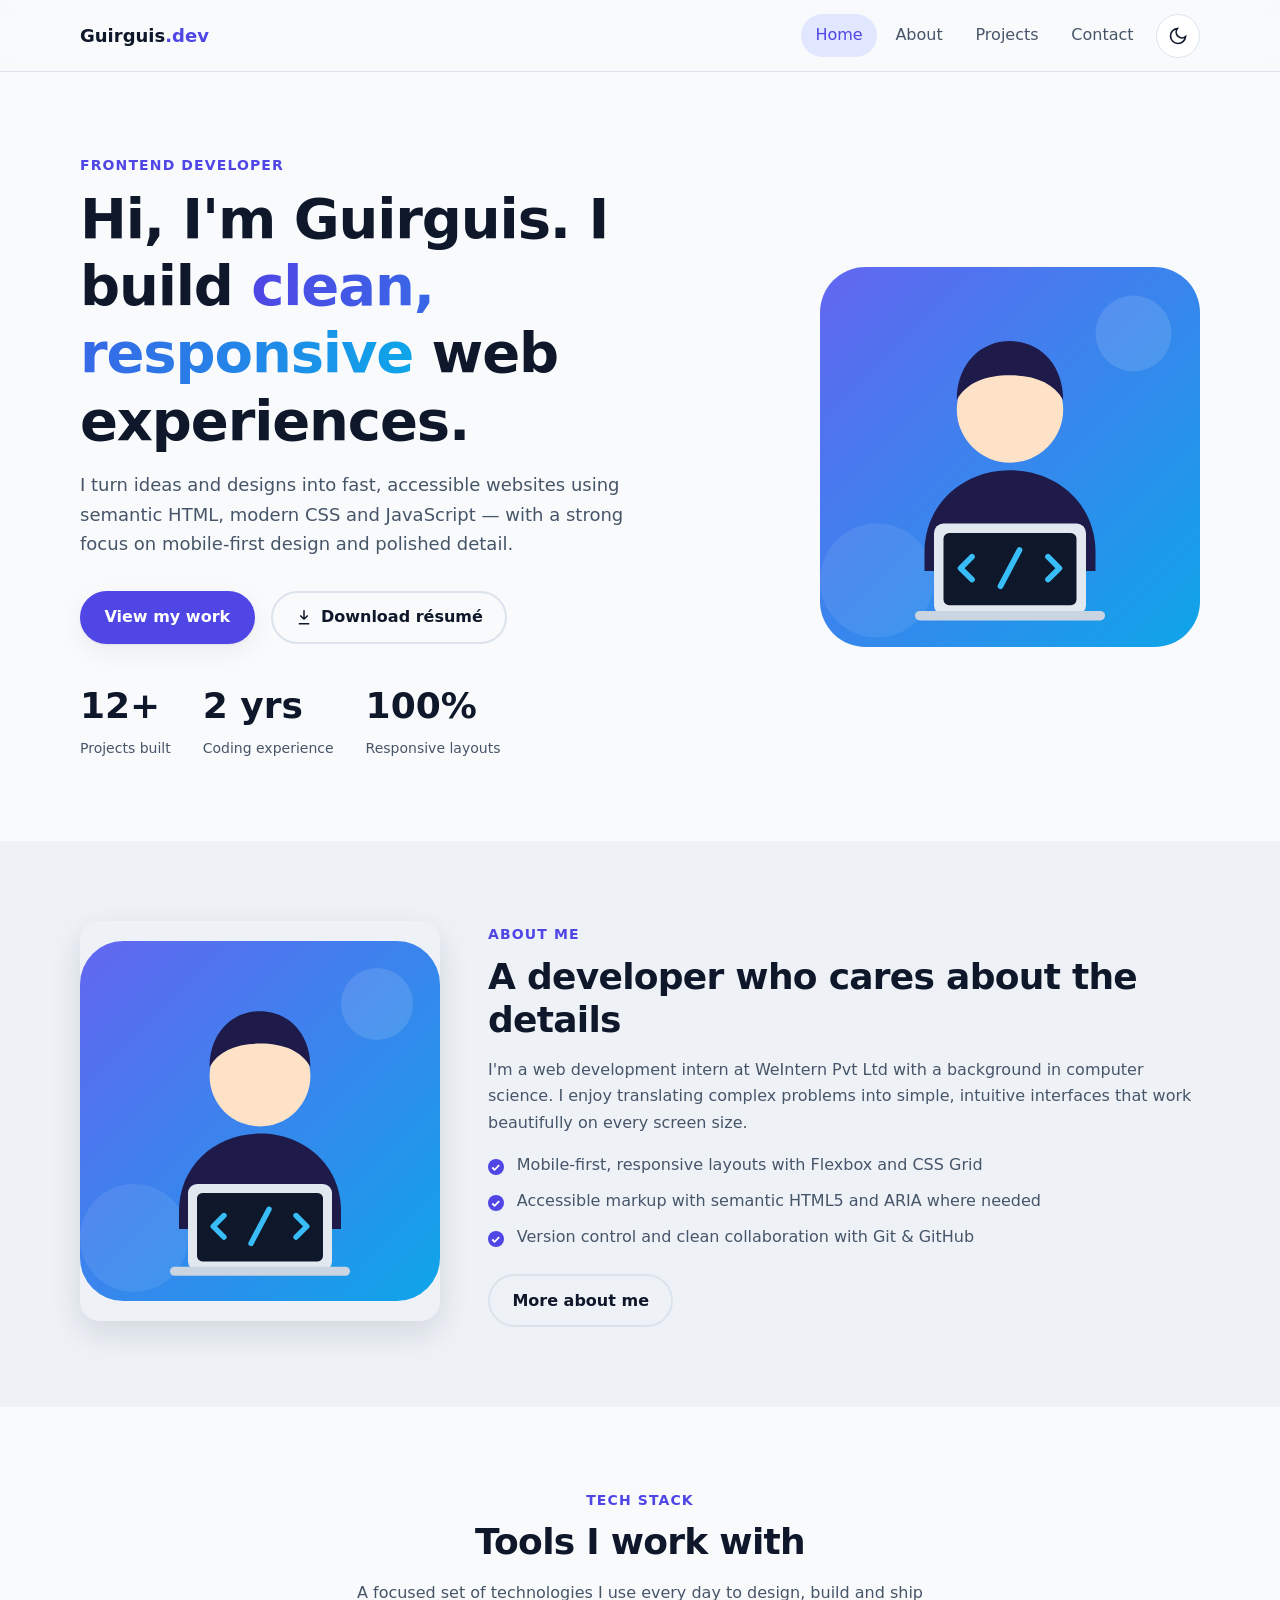
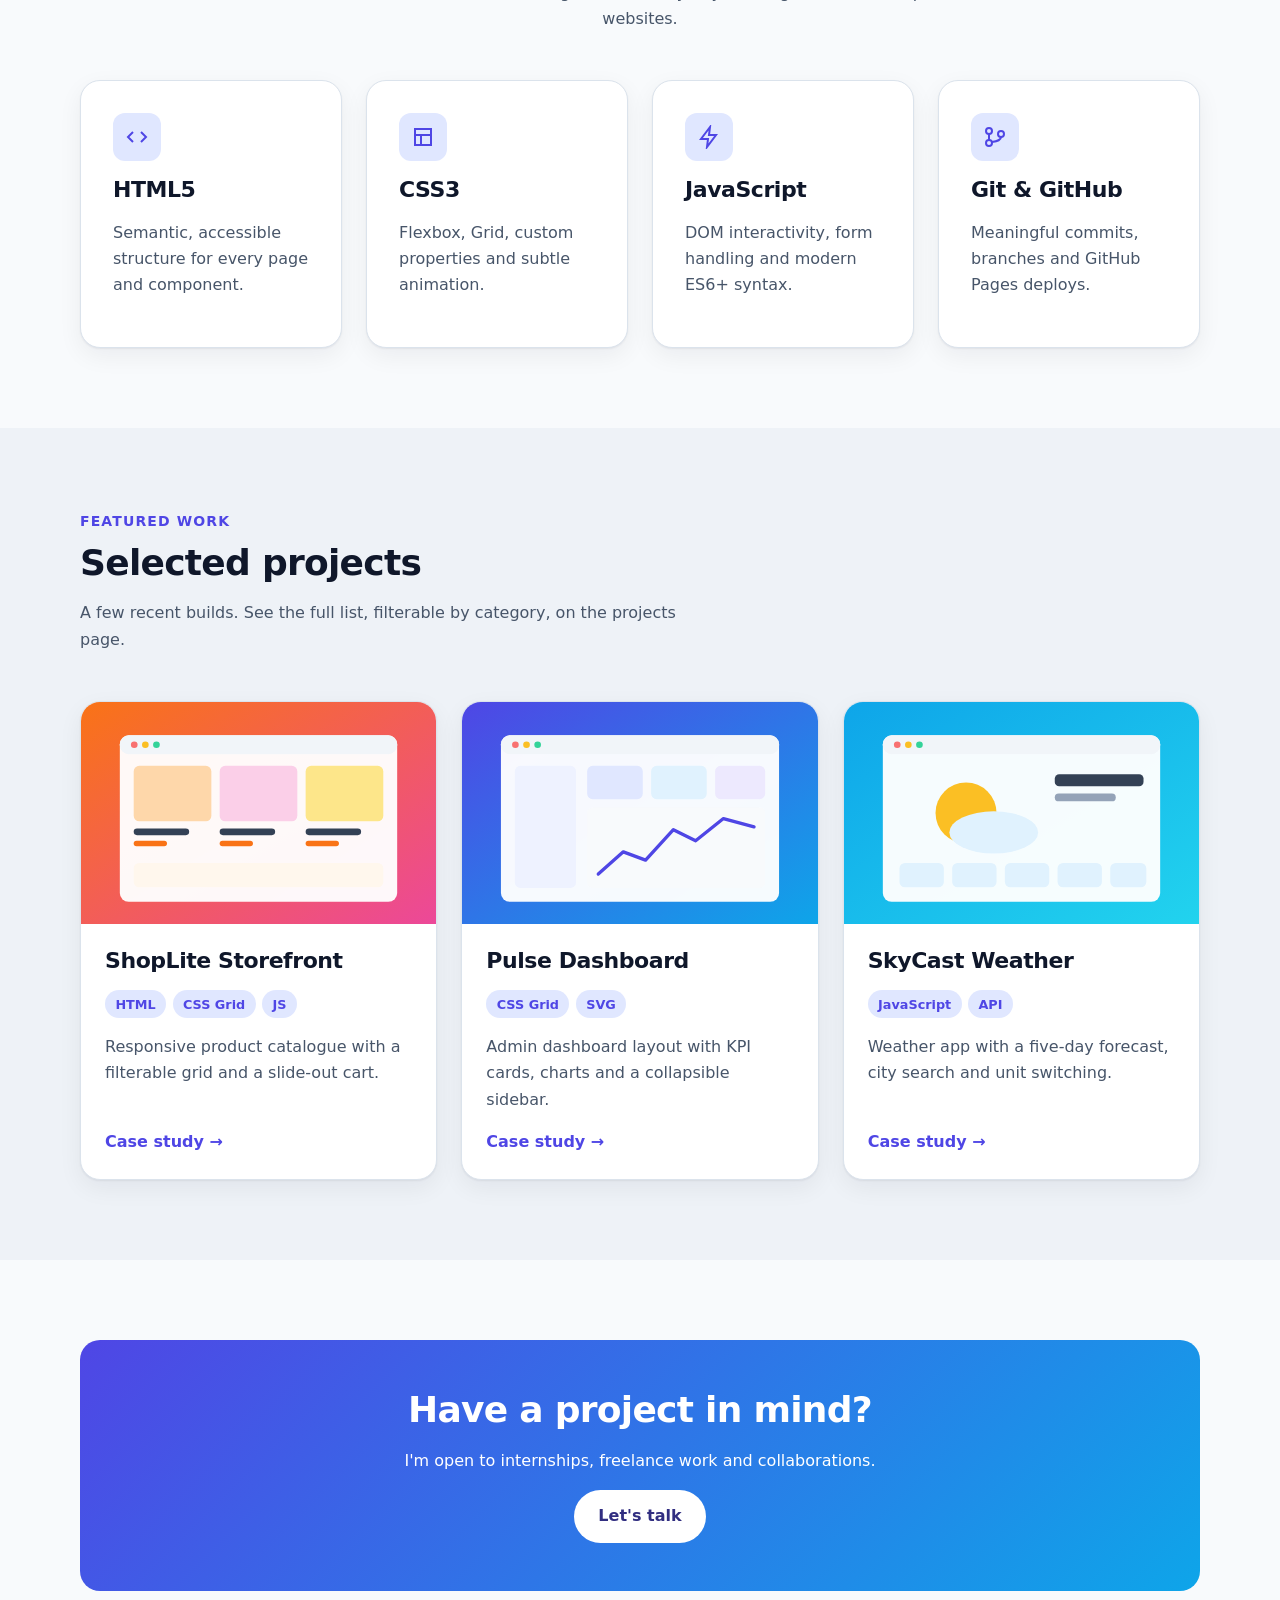
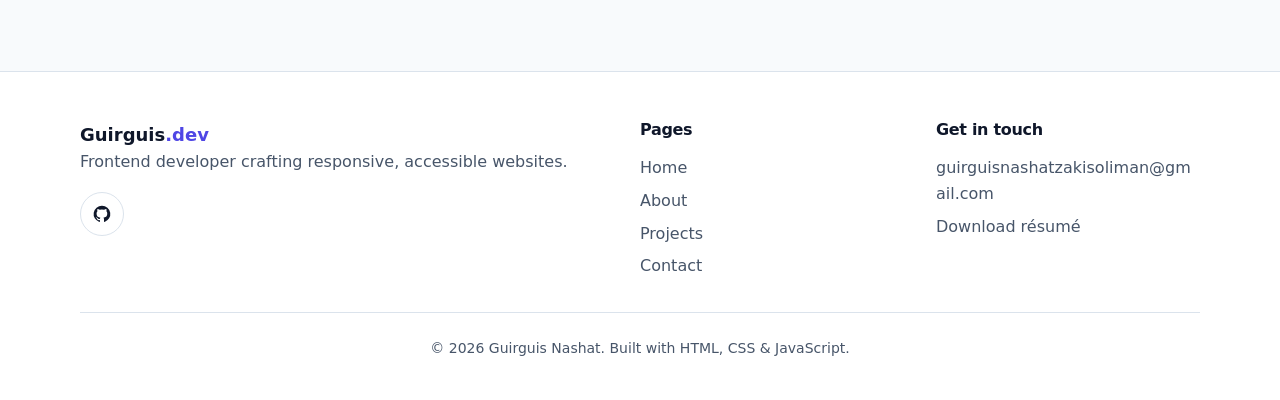
<file: index.html>
<!DOCTYPE html>
<html lang="en" class="no-js">
<head>
  <meta charset="UTF-8">
  <meta name="viewport" content="width=device-width, initial-scale=1.0">
  <meta name="description" content="Guirguis Nashat — frontend developer building fast, accessible and responsive websites.">
  <title>Guirguis Nashat | Frontend Developer</title>
  <link rel="icon" href="assets/icons/favicon.svg" type="image/svg+xml">
  <link rel="stylesheet" href="css/style.css">
</head>
<body>
  <a class="skip-link" href="#main">Skip to content</a>

  <header class="site-header">
    <div class="container">
      <a href="index.html" class="logo">Guirguis<span>.dev</span></a>
      <nav class="nav" aria-label="Main navigation">
        <ul class="nav__list">
          <li><a class="nav__link" href="index.html" aria-current="page">Home</a></li>
          <li><a class="nav__link" href="about.html">About</a></li>
          <li><a class="nav__link" href="projects.html">Projects</a></li>
          <li><a class="nav__link" href="contact.html">Contact</a></li>
        </ul>
        <button class="icon-btn theme-toggle" type="button" aria-label="Switch to dark mode" aria-pressed="false">
          <svg class="icon-moon" viewBox="0 0 24 24" fill="none" stroke="currentColor" stroke-width="2" aria-hidden="true"><path d="M21 12.8A9 9 0 1 1 11.2 3a7 7 0 0 0 9.8 9.8z"/></svg>
          <svg class="icon-sun" viewBox="0 0 24 24" fill="none" stroke="currentColor" stroke-width="2" aria-hidden="true"><circle cx="12" cy="12" r="4"/><path d="M12 2v2M12 20v2M4.9 4.9l1.4 1.4M17.7 17.7l1.4 1.4M2 12h2M20 12h2M4.9 19.1l1.4-1.4M17.7 6.3l1.4-1.4"/></svg>
        </button>
        <button class="icon-btn nav-toggle" type="button" aria-label="Open menu" aria-expanded="false">
          <svg viewBox="0 0 24 24" fill="none" stroke="currentColor" stroke-width="2" aria-hidden="true"><path d="M4 7h16M4 12h16M4 17h16"/></svg>
        </button>
      </nav>
    </div>
  </header>

  <main id="main">
    <!-- Hero -->
    <section class="hero" aria-labelledby="hero-title">
      <div class="container hero__inner">
        <div class="reveal">
          <span class="eyebrow">Frontend Developer</span>
          <h1 id="hero-title" class="hero__title">Hi, I'm Guirguis. I build <span>clean, responsive</span> web experiences.</h1>
          <p class="hero__lead">I turn ideas and designs into fast, accessible websites using semantic HTML, modern CSS and JavaScript — with a strong focus on mobile-first design and polished detail.</p>
          <div class="btn-group">
            <a href="projects.html" class="btn btn--primary">View my work</a>
            <a href="assets/guirguis-nashat-resume.pdf" class="btn btn--outline" download>
              <svg width="18" height="18" viewBox="0 0 24 24" fill="none" stroke="currentColor" stroke-width="2" aria-hidden="true"><path d="M12 3v12m0 0l-5-5m5 5l5-5M5 21h14"/></svg>
              Download résumé
            </a>
          </div>
          <div class="hero__stats">
            <div class="stat"><strong>12+</strong><span>Projects built</span></div>
            <div class="stat"><strong>2 yrs</strong><span>Coding experience</span></div>
            <div class="stat"><strong>100%</strong><span>Responsive layouts</span></div>
          </div>
        </div>
        <div class="hero__visual reveal">
          <img src="assets/images/profile-illustration.svg" alt="Illustration of Guirguis working on a laptop" width="400" height="400">
        </div>
      </div>
    </section>

    <!-- About preview -->
    <section class="section section--alt" id="about" aria-labelledby="about-title">
      <div class="container about">
        <div class="about__photo reveal">
          <img src="assets/images/profile-illustration.svg" alt="" width="400" height="400">
        </div>
        <div class="reveal">
          <span class="eyebrow">About me</span>
          <h2 id="about-title">A developer who cares about the details</h2>
          <p>I'm a web development intern at WeIntern Pvt Ltd with a background in computer science. I enjoy translating complex problems into simple, intuitive interfaces that work beautifully on every screen size.</p>
          <ul class="check-list">
            <li>Mobile-first, responsive layouts with Flexbox and CSS Grid</li>
            <li>Accessible markup with semantic HTML5 and ARIA where needed</li>
            <li>Version control and clean collaboration with Git &amp; GitHub</li>
          </ul>
          <a href="about.html" class="btn btn--outline">More about me</a>
        </div>
      </div>
    </section>

    <!-- Skills -->
    <section class="section" id="skills" aria-labelledby="skills-title">
      <div class="container">
        <header class="section-header section-header--center reveal">
          <span class="eyebrow">Tech stack</span>
          <h2 id="skills-title">Tools I work with</h2>
          <p>A focused set of technologies I use every day to design, build and ship websites.</p>
        </header>
        <div class="grid grid--4">
          <article class="card reveal">
            <div class="card__icon"><svg viewBox="0 0 24 24" fill="none" stroke="currentColor" stroke-width="2" aria-hidden="true"><path d="M8 7l-5 5 5 5M16 7l5 5-5 5"/></svg></div>
            <h3>HTML5</h3>
            <p>Semantic, accessible structure for every page and component.</p>
          </article>
          <article class="card reveal">
            <div class="card__icon"><svg viewBox="0 0 24 24" fill="none" stroke="currentColor" stroke-width="2" aria-hidden="true"><path d="M4 4h16v16H4zM4 10h16M10 10v10"/></svg></div>
            <h3>CSS3</h3>
            <p>Flexbox, Grid, custom properties and subtle animation.</p>
          </article>
          <article class="card reveal">
            <div class="card__icon"><svg viewBox="0 0 24 24" fill="none" stroke="currentColor" stroke-width="2" aria-hidden="true"><path d="M13 2L4 14h7l-1 8 9-12h-7z"/></svg></div>
            <h3>JavaScript</h3>
            <p>DOM interactivity, form handling and modern ES6+ syntax.</p>
          </article>
          <article class="card reveal">
            <div class="card__icon"><svg viewBox="0 0 24 24" fill="none" stroke="currentColor" stroke-width="2" aria-hidden="true"><circle cx="6" cy="6" r="3"/><circle cx="6" cy="18" r="3"/><circle cx="18" cy="9" r="3"/><path d="M6 9v6M18 12c0 3-3 4-9 5"/></svg></div>
            <h3>Git &amp; GitHub</h3>
            <p>Meaningful commits, branches and GitHub Pages deploys.</p>
          </article>
        </div>
      </div>
    </section>

    <!-- Featured projects -->
    <section class="section section--alt" id="projects" aria-labelledby="projects-title">
      <div class="container">
        <header class="section-header reveal">
          <span class="eyebrow">Featured work</span>
          <h2 id="projects-title">Selected projects</h2>
          <p>A few recent builds. See the full list, filterable by category, on the projects page.</p>
        </header>
        <div class="grid grid--3">
          <article class="card project-card reveal">
            <div class="project-card__media"><img src="assets/images/project-ecommerce.svg" alt="Screenshot of the ShopLite storefront" loading="lazy" width="640" height="400"></div>
            <div class="project-card__body">
              <h3>ShopLite Storefront</h3>
              <ul class="tag-list"><li class="tag">HTML</li><li class="tag">CSS Grid</li><li class="tag">JS</li></ul>
              <p>Responsive product catalogue with a filterable grid and a slide-out cart.</p>
              <div class="project-card__links"><a href="projects.html">Case study →</a></div>
            </div>
          </article>
          <article class="card project-card reveal">
            <div class="project-card__media"><img src="assets/images/project-dashboard.svg" alt="Screenshot of the Pulse analytics dashboard" loading="lazy" width="640" height="400"></div>
            <div class="project-card__body">
              <h3>Pulse Dashboard</h3>
              <ul class="tag-list"><li class="tag">CSS Grid</li><li class="tag">SVG</li></ul>
              <p>Admin dashboard layout with KPI cards, charts and a collapsible sidebar.</p>
              <div class="project-card__links"><a href="projects.html">Case study →</a></div>
            </div>
          </article>
          <article class="card project-card reveal">
            <div class="project-card__media"><img src="assets/images/project-weather.svg" alt="Screenshot of the SkyCast weather app" loading="lazy" width="640" height="400"></div>
            <div class="project-card__body">
              <h3>SkyCast Weather</h3>
              <ul class="tag-list"><li class="tag">JavaScript</li><li class="tag">API</li></ul>
              <p>Weather app with a five-day forecast, city search and unit switching.</p>
              <div class="project-card__links"><a href="projects.html">Case study →</a></div>
            </div>
          </article>
        </div>
      </div>
    </section>

    <!-- CTA -->
    <section class="section" aria-labelledby="cta-title">
      <div class="container">
        <div class="cta-band reveal">
          <h2 id="cta-title">Have a project in mind?</h2>
          <p>I'm open to internships, freelance work and collaborations.</p>
          <a href="contact.html" class="btn">Let's talk</a>
        </div>
      </div>
    </section>
  </main>

  <footer class="site-footer">
    <div class="container">
      <div class="footer__grid">
        <div>
          <a href="index.html" class="logo">Guirguis<span>.dev</span></a>
          <p>Frontend developer crafting responsive, accessible websites.</p>
          <div class="social">
            <a class="icon-btn" href="https://github.com/guirguisnashat" target="_blank" rel="noopener" aria-label="GitHub profile">
              <svg viewBox="0 0 24 24" fill="currentColor" aria-hidden="true"><path d="M12 2a10 10 0 0 0-3.2 19.5c.5.1.7-.2.7-.5v-1.7c-2.8.6-3.4-1.3-3.4-1.3-.4-1.2-1.1-1.5-1.1-1.5-.9-.6.1-.6.1-.6 1 .1 1.5 1 1.5 1 .9 1.5 2.3 1.1 2.9.8.1-.6.3-1.1.6-1.3-2.2-.3-4.6-1.1-4.6-5a3.9 3.9 0 0 1 1-2.7 3.6 3.6 0 0 1 .1-2.7s.8-.3 2.8 1a9.6 9.6 0 0 1 5 0c1.9-1.3 2.8-1 2.8-1 .5 1.4.2 2.4.1 2.7a3.9 3.9 0 0 1 1 2.7c0 3.9-2.3 4.7-4.6 5 .4.3.7.9.7 1.9V21c0 .3.2.6.7.5A10 10 0 0 0 12 2z"/></svg>
            </a>
          </div>
        </div>
        <div>
          <h2 class="footer__title">Pages</h2>
          <ul class="footer__links">
            <li><a href="index.html">Home</a></li>
            <li><a href="about.html">About</a></li>
            <li><a href="projects.html">Projects</a></li>
            <li><a href="contact.html">Contact</a></li>
          </ul>
        </div>
        <div>
          <h2 class="footer__title">Get in touch</h2>
          <ul class="footer__links">
            <li><a href="mailto:guirguisnashatzakisoliman@gmail.com">guirguisnashatzakisoliman@gmail.com</a></li>
            <li><a href="assets/guirguis-nashat-resume.pdf" download>Download résumé</a></li>
          </ul>
        </div>
      </div>
      <p class="footer__bottom">© <span data-year>2026</span> Guirguis Nashat. Built with HTML, CSS &amp; JavaScript.</p>
    </div>
  </footer>

  <script src="js/script.js"></script>
</body>
</html>
</file>
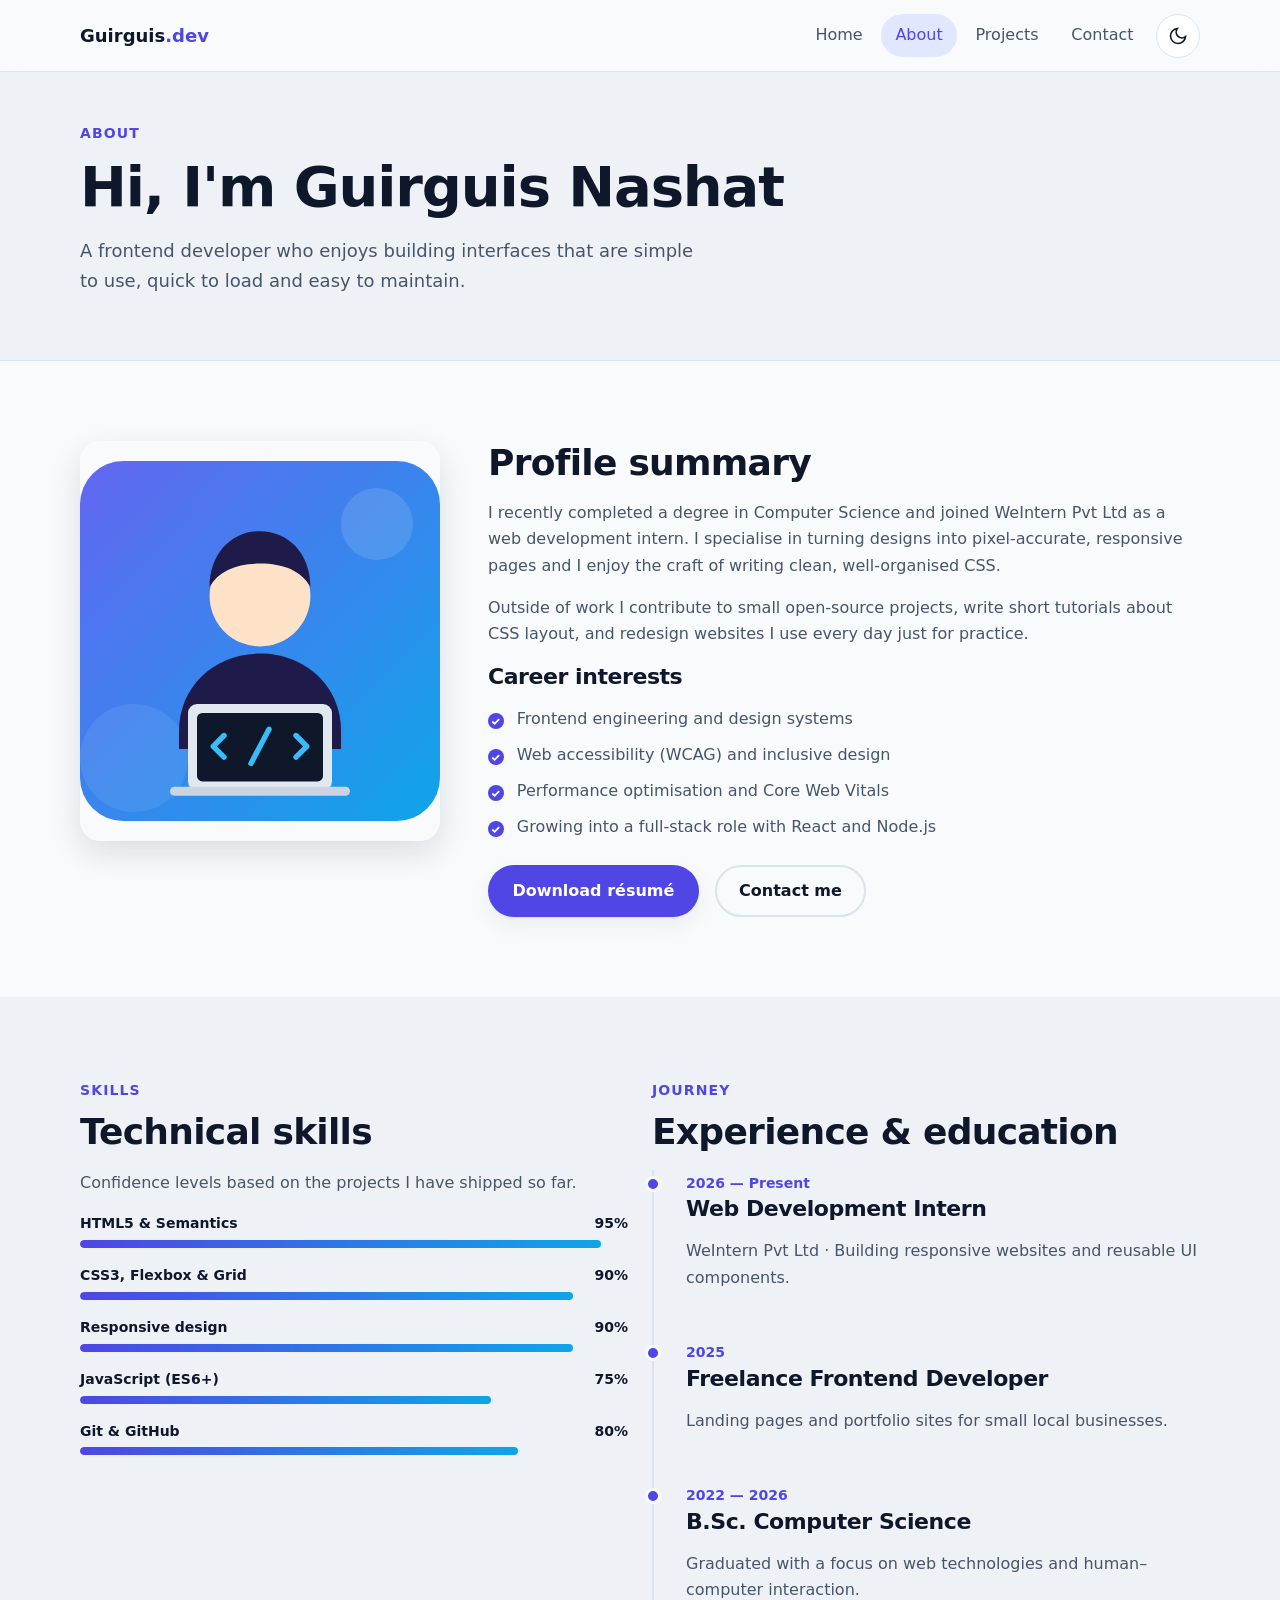
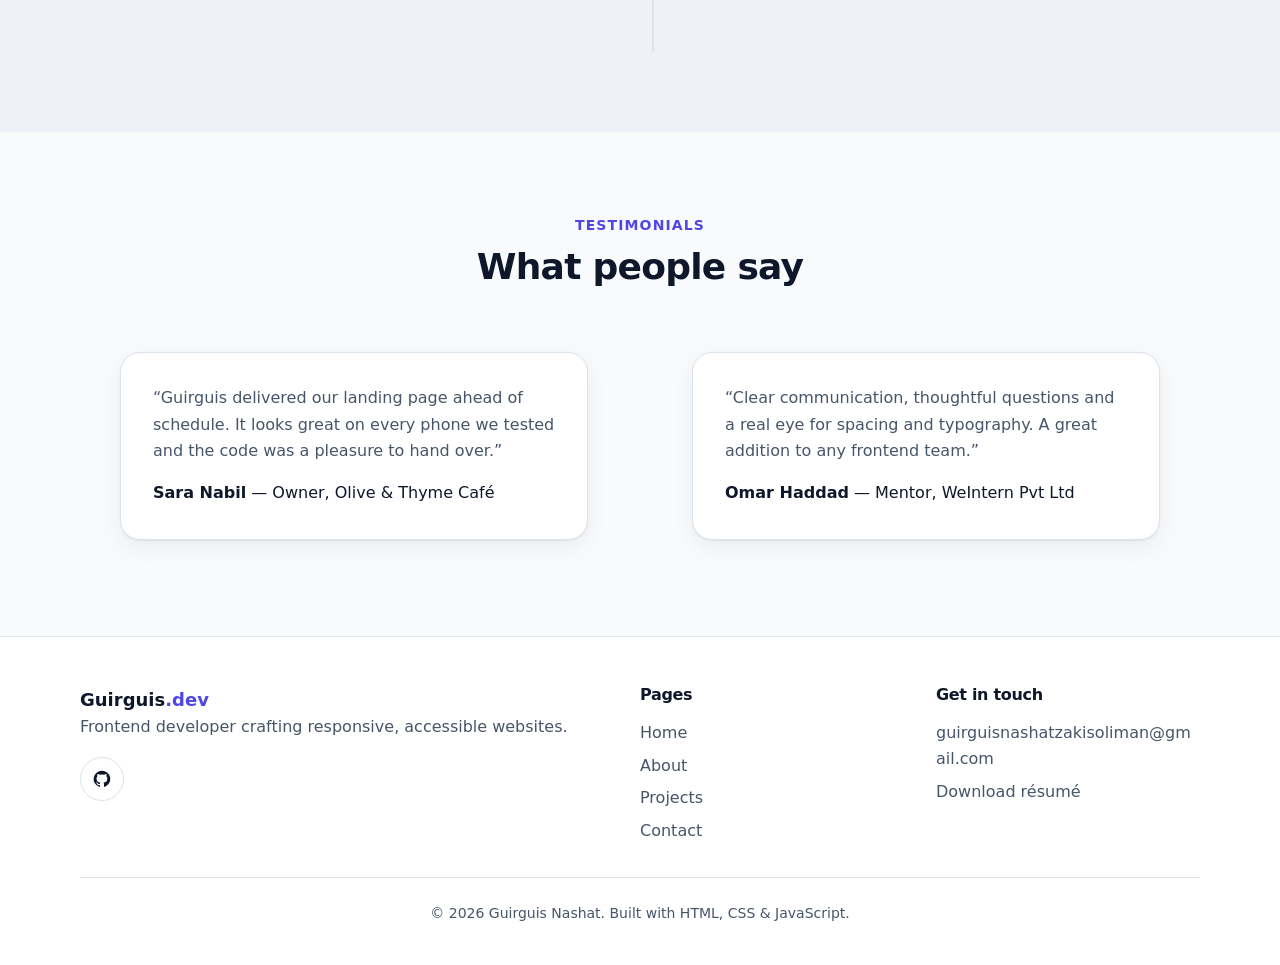
<file: about.html>
<!DOCTYPE html>
<html lang="en" class="no-js">
<head>
  <meta charset="UTF-8">
  <meta name="viewport" content="width=device-width, initial-scale=1.0">
  <meta name="description" content="About Guirguis Nashat: profile, skills, experience and career interests.">
  <title>About | Guirguis Nashat</title>
  <link rel="icon" href="assets/icons/favicon.svg" type="image/svg+xml">
  <link rel="stylesheet" href="css/style.css">
</head>
<body>
  <a class="skip-link" href="#main">Skip to content</a>

  <header class="site-header">
    <div class="container">
      <a href="index.html" class="logo">Guirguis<span>.dev</span></a>
      <nav class="nav" aria-label="Main navigation">
        <ul class="nav__list">
          <li><a class="nav__link" href="index.html">Home</a></li>
          <li><a class="nav__link" href="about.html" aria-current="page">About</a></li>
          <li><a class="nav__link" href="projects.html">Projects</a></li>
          <li><a class="nav__link" href="contact.html">Contact</a></li>
        </ul>
        <button class="icon-btn theme-toggle" type="button" aria-label="Switch to dark mode" aria-pressed="false">
          <svg class="icon-moon" viewBox="0 0 24 24" fill="none" stroke="currentColor" stroke-width="2" aria-hidden="true"><path d="M21 12.8A9 9 0 1 1 11.2 3a7 7 0 0 0 9.8 9.8z"/></svg>
          <svg class="icon-sun" viewBox="0 0 24 24" fill="none" stroke="currentColor" stroke-width="2" aria-hidden="true"><circle cx="12" cy="12" r="4"/><path d="M12 2v2M12 20v2M4.9 4.9l1.4 1.4M17.7 17.7l1.4 1.4M2 12h2M20 12h2M4.9 19.1l1.4-1.4M17.7 6.3l1.4-1.4"/></svg>
        </button>
        <button class="icon-btn nav-toggle" type="button" aria-label="Open menu" aria-expanded="false">
          <svg viewBox="0 0 24 24" fill="none" stroke="currentColor" stroke-width="2" aria-hidden="true"><path d="M4 7h16M4 12h16M4 17h16"/></svg>
        </button>
      </nav>
    </div>
  </header>

  <main id="main">
    <section class="page-banner" aria-labelledby="page-title">
      <div class="container">
        <span class="eyebrow">About</span>
        <h1 id="page-title">Hi, I'm Guirguis Nashat</h1>
        <p>A frontend developer who enjoys building interfaces that are simple to use, quick to load and easy to maintain.</p>
      </div>
    </section>

    <section class="section" aria-labelledby="profile-title">
      <div class="container about">
        <div class="about__photo reveal">
          <img src="assets/images/profile-illustration.svg" alt="Illustration of Guirguis working on a laptop" width="400" height="400">
        </div>
        <div class="reveal">
          <h2 id="profile-title">Profile summary</h2>
          <p>I recently completed a degree in Computer Science and joined WeIntern Pvt Ltd as a web development intern. I specialise in turning designs into pixel-accurate, responsive pages and I enjoy the craft of writing clean, well-organised CSS.</p>
          <p>Outside of work I contribute to small open-source projects, write short tutorials about CSS layout, and redesign websites I use every day just for practice.</p>
          <h3>Career interests</h3>
          <ul class="check-list">
            <li>Frontend engineering and design systems</li>
            <li>Web accessibility (WCAG) and inclusive design</li>
            <li>Performance optimisation and Core Web Vitals</li>
            <li>Growing into a full-stack role with React and Node.js</li>
          </ul>
          <div class="btn-group">
            <a href="assets/guirguis-nashat-resume.pdf" class="btn btn--primary" download>Download résumé</a>
            <a href="contact.html" class="btn btn--outline">Contact me</a>
          </div>
        </div>
      </div>
    </section>

    <section class="section section--alt" id="skills" aria-labelledby="skills-title">
      <div class="container grid grid--2">
        <div class="reveal">
          <span class="eyebrow">Skills</span>
          <h2 id="skills-title">Technical skills</h2>
          <p>Confidence levels based on the projects I have shipped so far.</p>
          <div class="skill-bar">
            <div class="skill-bar__label"><span>HTML5 &amp; Semantics</span><span>95%</span></div>
            <div class="skill-bar__track"><div class="skill-bar__fill" style="width: 95%"></div></div>
          </div>
          <div class="skill-bar">
            <div class="skill-bar__label"><span>CSS3, Flexbox &amp; Grid</span><span>90%</span></div>
            <div class="skill-bar__track"><div class="skill-bar__fill" style="width: 90%"></div></div>
          </div>
          <div class="skill-bar">
            <div class="skill-bar__label"><span>Responsive design</span><span>90%</span></div>
            <div class="skill-bar__track"><div class="skill-bar__fill" style="width: 90%"></div></div>
          </div>
          <div class="skill-bar">
            <div class="skill-bar__label"><span>JavaScript (ES6+)</span><span>75%</span></div>
            <div class="skill-bar__track"><div class="skill-bar__fill" style="width: 75%"></div></div>
          </div>
          <div class="skill-bar">
            <div class="skill-bar__label"><span>Git &amp; GitHub</span><span>80%</span></div>
            <div class="skill-bar__track"><div class="skill-bar__fill" style="width: 80%"></div></div>
          </div>
        </div>
        <div class="reveal">
          <span class="eyebrow">Journey</span>
          <h2>Experience &amp; education</h2>
          <ol class="timeline">
            <li class="timeline__item">
              <span class="timeline__date">2026 — Present</span>
              <h3>Web Development Intern</h3>
              <p>WeIntern Pvt Ltd · Building responsive websites and reusable UI components.</p>
            </li>
            <li class="timeline__item">
              <span class="timeline__date">2025</span>
              <h3>Freelance Frontend Developer</h3>
              <p>Landing pages and portfolio sites for small local businesses.</p>
            </li>
            <li class="timeline__item">
              <span class="timeline__date">2022 — 2026</span>
              <h3>B.Sc. Computer Science</h3>
              <p>Graduated with a focus on web technologies and human–computer interaction.</p>
            </li>
          </ol>
        </div>
      </div>
    </section>

    <section class="section" aria-labelledby="testimonials-title">
      <div class="container">
        <header class="section-header section-header--center reveal">
          <span class="eyebrow">Testimonials</span>
          <h2 id="testimonials-title">What people say</h2>
        </header>
        <div class="grid grid--2">
          <blockquote class="card reveal">
            <p>“Guirguis delivered our landing page ahead of schedule. It looks great on every phone we tested and the code was a pleasure to hand over.”</p>
            <footer><strong>Sara Nabil</strong> — Owner, Olive &amp; Thyme Café</footer>
          </blockquote>
          <blockquote class="card reveal">
            <p>“Clear communication, thoughtful questions and a real eye for spacing and typography. A great addition to any frontend team.”</p>
            <footer><strong>Omar Haddad</strong> — Mentor, WeIntern Pvt Ltd</footer>
          </blockquote>
        </div>
      </div>
    </section>
  </main>

  <footer class="site-footer">
    <div class="container">
      <div class="footer__grid">
        <div>
          <a href="index.html" class="logo">Guirguis<span>.dev</span></a>
          <p>Frontend developer crafting responsive, accessible websites.</p>
          <div class="social">
            <a class="icon-btn" href="https://github.com/guirguisnashat" target="_blank" rel="noopener" aria-label="GitHub profile">
              <svg viewBox="0 0 24 24" fill="currentColor" aria-hidden="true"><path d="M12 2a10 10 0 0 0-3.2 19.5c.5.1.7-.2.7-.5v-1.7c-2.8.6-3.4-1.3-3.4-1.3-.4-1.2-1.1-1.5-1.1-1.5-.9-.6.1-.6.1-.6 1 .1 1.5 1 1.5 1 .9 1.5 2.3 1.1 2.9.8.1-.6.3-1.1.6-1.3-2.2-.3-4.6-1.1-4.6-5a3.9 3.9 0 0 1 1-2.7 3.6 3.6 0 0 1 .1-2.7s.8-.3 2.8 1a9.6 9.6 0 0 1 5 0c1.9-1.3 2.8-1 2.8-1 .5 1.4.2 2.4.1 2.7a3.9 3.9 0 0 1 1 2.7c0 3.9-2.3 4.7-4.6 5 .4.3.7.9.7 1.9V21c0 .3.2.6.7.5A10 10 0 0 0 12 2z"/></svg>
            </a>
          </div>
        </div>
        <div>
          <h2 class="footer__title">Pages</h2>
          <ul class="footer__links">
            <li><a href="index.html">Home</a></li>
            <li><a href="about.html">About</a></li>
            <li><a href="projects.html">Projects</a></li>
            <li><a href="contact.html">Contact</a></li>
          </ul>
        </div>
        <div>
          <h2 class="footer__title">Get in touch</h2>
          <ul class="footer__links">
            <li><a href="mailto:guirguisnashatzakisoliman@gmail.com">guirguisnashatzakisoliman@gmail.com</a></li>
            <li><a href="assets/guirguis-nashat-resume.pdf" download>Download résumé</a></li>
          </ul>
        </div>
      </div>
      <p class="footer__bottom">© <span data-year>2026</span> Guirguis Nashat. Built with HTML, CSS &amp; JavaScript.</p>
    </div>
  </footer>

  <script src="js/script.js"></script>
</body>
</html>
</file>
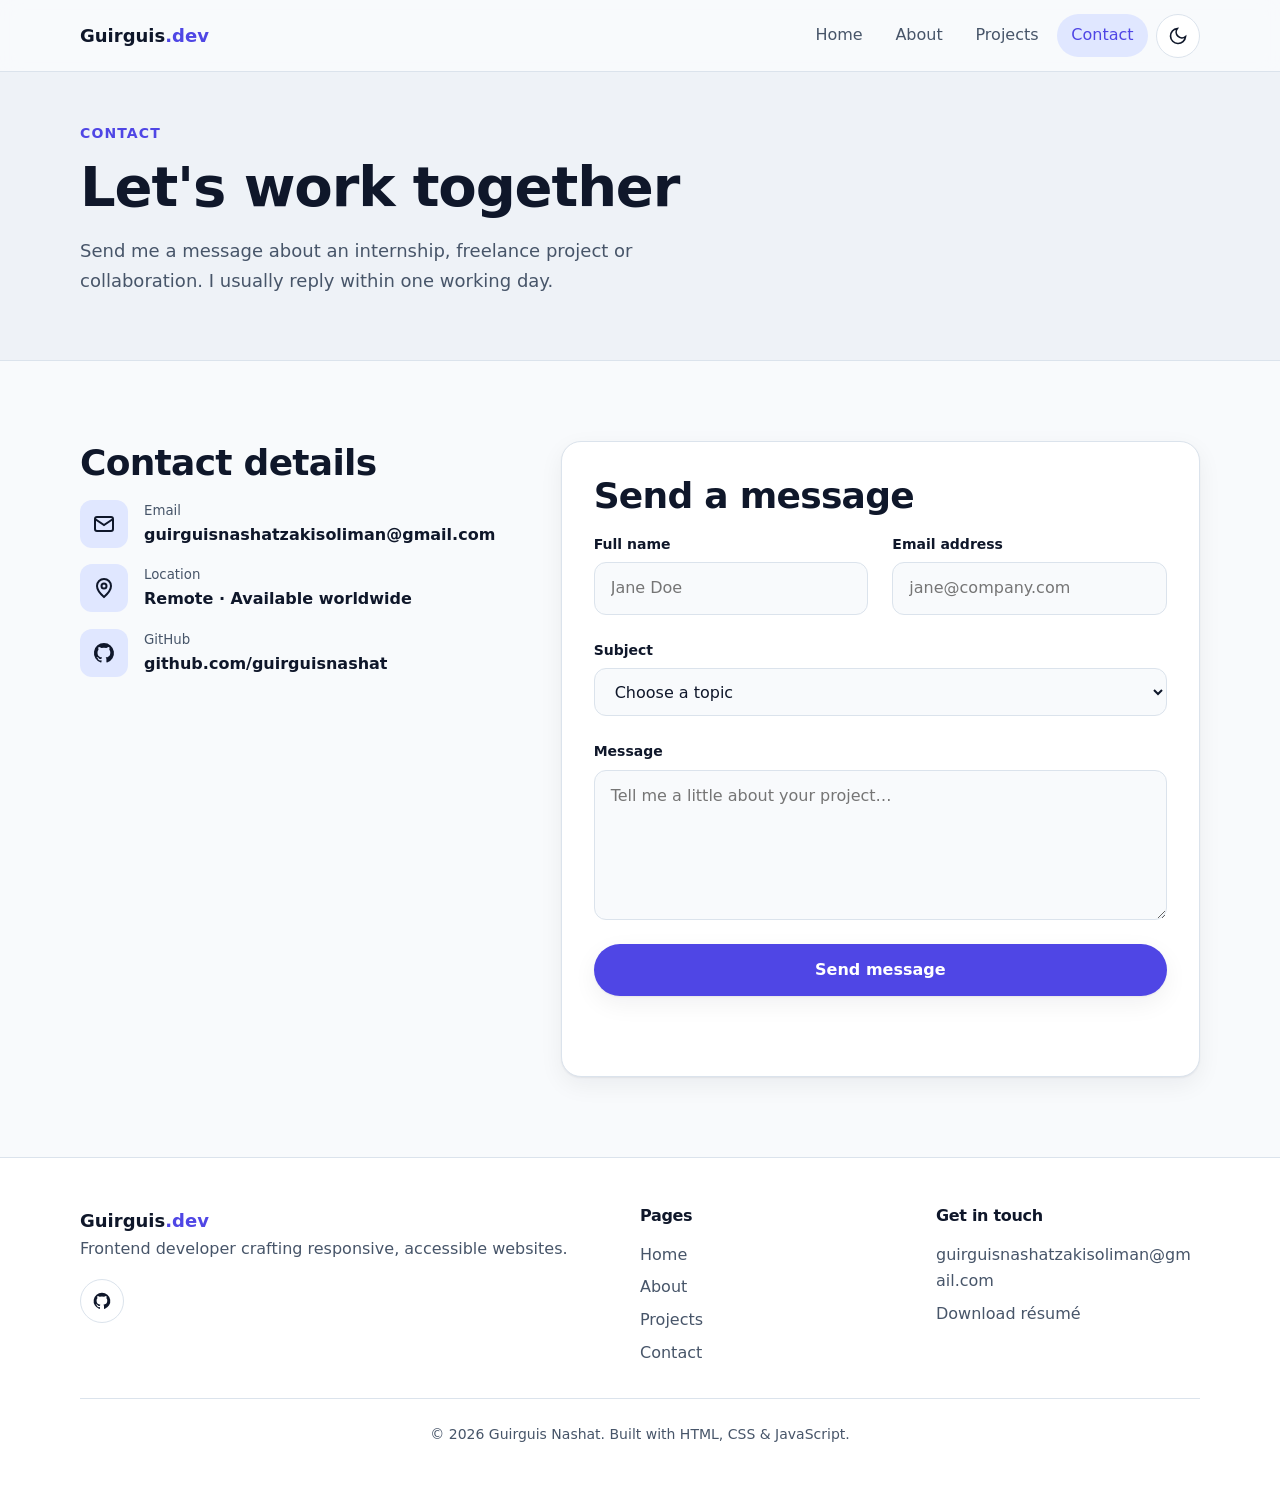
<file: contact.html>
<!DOCTYPE html>
<html lang="en" class="no-js">
<head>
  <meta charset="UTF-8">
  <meta name="viewport" content="width=device-width, initial-scale=1.0">
  <meta name="description" content="Get in touch with Guirguis Nashat for internships, freelance work or collaboration.">
  <title>Contact | Guirguis Nashat</title>
  <link rel="icon" href="assets/icons/favicon.svg" type="image/svg+xml">
  <link rel="stylesheet" href="css/style.css">
</head>
<body>
  <a class="skip-link" href="#main">Skip to content</a>

  <header class="site-header">
    <div class="container">
      <a href="index.html" class="logo">Guirguis<span>.dev</span></a>
      <nav class="nav" aria-label="Main navigation">
        <ul class="nav__list">
          <li><a class="nav__link" href="index.html">Home</a></li>
          <li><a class="nav__link" href="about.html">About</a></li>
          <li><a class="nav__link" href="projects.html">Projects</a></li>
          <li><a class="nav__link" href="contact.html" aria-current="page">Contact</a></li>
        </ul>
        <button class="icon-btn theme-toggle" type="button" aria-label="Switch to dark mode" aria-pressed="false">
          <svg class="icon-moon" viewBox="0 0 24 24" fill="none" stroke="currentColor" stroke-width="2" aria-hidden="true"><path d="M21 12.8A9 9 0 1 1 11.2 3a7 7 0 0 0 9.8 9.8z"/></svg>
          <svg class="icon-sun" viewBox="0 0 24 24" fill="none" stroke="currentColor" stroke-width="2" aria-hidden="true"><circle cx="12" cy="12" r="4"/><path d="M12 2v2M12 20v2M4.9 4.9l1.4 1.4M17.7 17.7l1.4 1.4M2 12h2M20 12h2M4.9 19.1l1.4-1.4M17.7 6.3l1.4-1.4"/></svg>
        </button>
        <button class="icon-btn nav-toggle" type="button" aria-label="Open menu" aria-expanded="false">
          <svg viewBox="0 0 24 24" fill="none" stroke="currentColor" stroke-width="2" aria-hidden="true"><path d="M4 7h16M4 12h16M4 17h16"/></svg>
        </button>
      </nav>
    </div>
  </header>

  <main id="main">
    <section class="page-banner" aria-labelledby="page-title">
      <div class="container">
        <span class="eyebrow">Contact</span>
        <h1 id="page-title">Let's work together</h1>
        <p>Send me a message about an internship, freelance project or collaboration. I usually reply within one working day.</p>
      </div>
    </section>

    <section class="section" aria-labelledby="form-title">
      <div class="container grid contact-layout">
        <div class="reveal">
          <h2>Contact details</h2>
          <ul class="contact-list">
            <li>
              <span class="card__icon"><svg viewBox="0 0 24 24" fill="none" stroke="currentColor" stroke-width="2" aria-hidden="true"><rect x="3" y="5" width="18" height="14" rx="2"/><path d="M3 7l9 6 9-6"/></svg></span>
              <div><small>Email</small><a href="mailto:guirguisnashatzakisoliman@gmail.com">guirguisnashatzakisoliman@gmail.com</a></div>
            </li>
            <li>
              <span class="card__icon"><svg viewBox="0 0 24 24" fill="none" stroke="currentColor" stroke-width="2" aria-hidden="true"><path d="M12 21s-7-6.2-7-11a7 7 0 0 1 14 0c0 4.8-7 11-7 11z"/><circle cx="12" cy="10" r="2.5"/></svg></span>
              <div><small>Location</small><span>Remote · Available worldwide</span></div>
            </li>
            <li>
              <span class="card__icon"><svg viewBox="0 0 24 24" fill="currentColor" aria-hidden="true"><path d="M12 2a10 10 0 0 0-3.2 19.5c.5.1.7-.2.7-.5v-1.7c-2.8.6-3.4-1.3-3.4-1.3-.4-1.2-1.1-1.5-1.1-1.5-.9-.6.1-.6.1-.6 1 .1 1.5 1 1.5 1 .9 1.5 2.3 1.1 2.9.8.1-.6.3-1.1.6-1.3-2.2-.3-4.6-1.1-4.6-5a3.9 3.9 0 0 1 1-2.7 3.6 3.6 0 0 1 .1-2.7s.8-.3 2.8 1a9.6 9.6 0 0 1 5 0c1.9-1.3 2.8-1 2.8-1 .5 1.4.2 2.4.1 2.7a3.9 3.9 0 0 1 1 2.7c0 3.9-2.3 4.7-4.6 5 .4.3.7.9.7 1.9V21c0 .3.2.6.7.5A10 10 0 0 0 12 2z"/></svg></span>
              <div><small>GitHub</small><a href="https://github.com/guirguisnashat" target="_blank" rel="noopener">github.com/guirguisnashat</a></div>
            </li>
          </ul>
        </div>

        <div class="card reveal">
          <h2 id="form-title">Send a message</h2>
          <form id="contact-form" class="form" novalidate>
            <div class="form__row">
              <div class="form__field">
                <label for="name">Full name</label>
                <input id="name" name="name" type="text" autocomplete="name" required minlength="2" placeholder="Jane Doe">
              </div>
              <div class="form__field">
                <label for="email">Email address</label>
                <input id="email" name="email" type="email" autocomplete="email" required placeholder="jane@company.com">
              </div>
            </div>
            <div class="form__field">
              <label for="subject">Subject</label>
              <select id="subject" name="subject" required>
                <option value="">Choose a topic</option>
                <option>Internship opportunity</option>
                <option>Freelance project</option>
                <option>Collaboration</option>
                <option>Something else</option>
              </select>
            </div>
            <div class="form__field">
              <label for="message">Message</label>
              <textarea id="message" name="message" required minlength="10" placeholder="Tell me a little about your project…"></textarea>
            </div>
            <button type="submit" class="btn btn--primary">Send message</button>
            <p class="form__status" role="status" aria-live="polite"></p>
          </form>
        </div>
      </div>
    </section>
  </main>

  <footer class="site-footer">
    <div class="container">
      <div class="footer__grid">
        <div>
          <a href="index.html" class="logo">Guirguis<span>.dev</span></a>
          <p>Frontend developer crafting responsive, accessible websites.</p>
          <div class="social">
            <a class="icon-btn" href="https://github.com/guirguisnashat" target="_blank" rel="noopener" aria-label="GitHub profile">
              <svg viewBox="0 0 24 24" fill="currentColor" aria-hidden="true"><path d="M12 2a10 10 0 0 0-3.2 19.5c.5.1.7-.2.7-.5v-1.7c-2.8.6-3.4-1.3-3.4-1.3-.4-1.2-1.1-1.5-1.1-1.5-.9-.6.1-.6.1-.6 1 .1 1.5 1 1.5 1 .9 1.5 2.3 1.1 2.9.8.1-.6.3-1.1.6-1.3-2.2-.3-4.6-1.1-4.6-5a3.9 3.9 0 0 1 1-2.7 3.6 3.6 0 0 1 .1-2.7s.8-.3 2.8 1a9.6 9.6 0 0 1 5 0c1.9-1.3 2.8-1 2.8-1 .5 1.4.2 2.4.1 2.7a3.9 3.9 0 0 1 1 2.7c0 3.9-2.3 4.7-4.6 5 .4.3.7.9.7 1.9V21c0 .3.2.6.7.5A10 10 0 0 0 12 2z"/></svg>
            </a>
          </div>
        </div>
        <div>
          <h2 class="footer__title">Pages</h2>
          <ul class="footer__links">
            <li><a href="index.html">Home</a></li>
            <li><a href="about.html">About</a></li>
            <li><a href="projects.html">Projects</a></li>
            <li><a href="contact.html">Contact</a></li>
          </ul>
        </div>
        <div>
          <h2 class="footer__title">Get in touch</h2>
          <ul class="footer__links">
            <li><a href="mailto:guirguisnashatzakisoliman@gmail.com">guirguisnashatzakisoliman@gmail.com</a></li>
            <li><a href="assets/guirguis-nashat-resume.pdf" download>Download résumé</a></li>
          </ul>
        </div>
      </div>
      <p class="footer__bottom">© <span data-year>2026</span> Guirguis Nashat. Built with HTML, CSS &amp; JavaScript.</p>
    </div>
  </footer>

  <script src="js/script.js"></script>
</body>
</html>
</file>
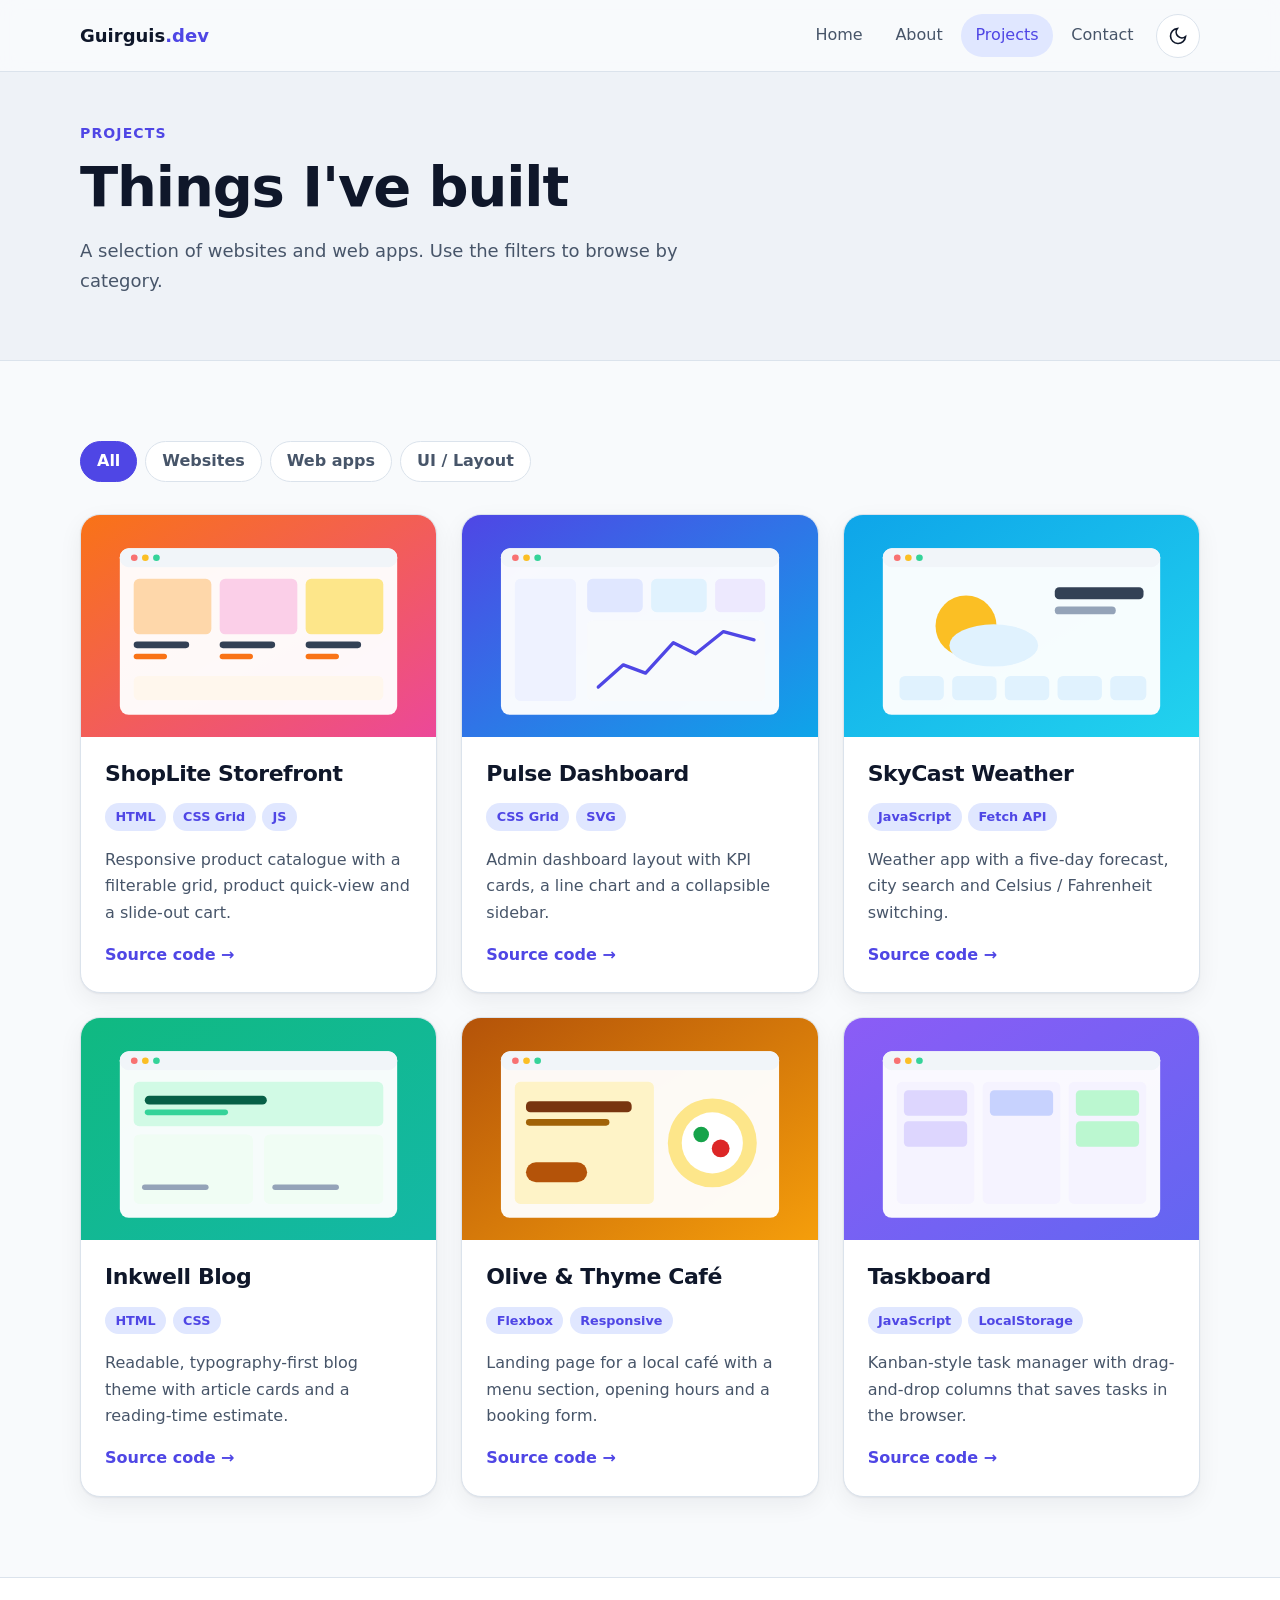
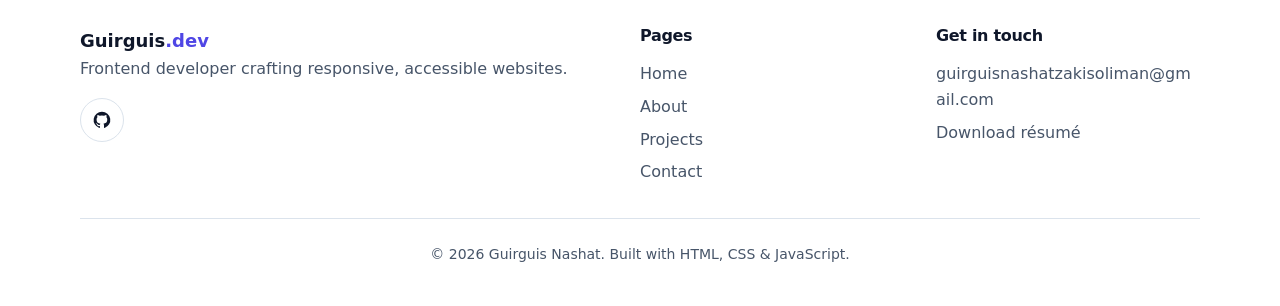
<file: projects.html>
<!DOCTYPE html>
<html lang="en" class="no-js">
<head>
  <meta charset="UTF-8">
  <meta name="viewport" content="width=device-width, initial-scale=1.0">
  <meta name="description" content="Portfolio projects by Guirguis Nashat, filterable by category.">
  <title>Projects | Guirguis Nashat</title>
  <link rel="icon" href="assets/icons/favicon.svg" type="image/svg+xml">
  <link rel="stylesheet" href="css/style.css">
</head>
<body>
  <a class="skip-link" href="#main">Skip to content</a>

  <header class="site-header">
    <div class="container">
      <a href="index.html" class="logo">Guirguis<span>.dev</span></a>
      <nav class="nav" aria-label="Main navigation">
        <ul class="nav__list">
          <li><a class="nav__link" href="index.html">Home</a></li>
          <li><a class="nav__link" href="about.html">About</a></li>
          <li><a class="nav__link" href="projects.html" aria-current="page">Projects</a></li>
          <li><a class="nav__link" href="contact.html">Contact</a></li>
        </ul>
        <button class="icon-btn theme-toggle" type="button" aria-label="Switch to dark mode" aria-pressed="false">
          <svg class="icon-moon" viewBox="0 0 24 24" fill="none" stroke="currentColor" stroke-width="2" aria-hidden="true"><path d="M21 12.8A9 9 0 1 1 11.2 3a7 7 0 0 0 9.8 9.8z"/></svg>
          <svg class="icon-sun" viewBox="0 0 24 24" fill="none" stroke="currentColor" stroke-width="2" aria-hidden="true"><circle cx="12" cy="12" r="4"/><path d="M12 2v2M12 20v2M4.9 4.9l1.4 1.4M17.7 17.7l1.4 1.4M2 12h2M20 12h2M4.9 19.1l1.4-1.4M17.7 6.3l1.4-1.4"/></svg>
        </button>
        <button class="icon-btn nav-toggle" type="button" aria-label="Open menu" aria-expanded="false">
          <svg viewBox="0 0 24 24" fill="none" stroke="currentColor" stroke-width="2" aria-hidden="true"><path d="M4 7h16M4 12h16M4 17h16"/></svg>
        </button>
      </nav>
    </div>
  </header>

  <main id="main">
    <section class="page-banner" aria-labelledby="page-title">
      <div class="container">
        <span class="eyebrow">Projects</span>
        <h1 id="page-title">Things I've built</h1>
        <p>A selection of websites and web apps. Use the filters to browse by category.</p>
      </div>
    </section>

    <section class="section" aria-labelledby="list-title">
      <div class="container">
        <h2 id="list-title" class="visually-hidden">Project list</h2>
        <div class="filters" role="group" aria-label="Filter projects by category">
          <button class="filter-btn is-active" type="button" data-filter="all" aria-pressed="true">All</button>
          <button class="filter-btn" type="button" data-filter="website" aria-pressed="false">Websites</button>
          <button class="filter-btn" type="button" data-filter="webapp" aria-pressed="false">Web apps</button>
          <button class="filter-btn" type="button" data-filter="ui" aria-pressed="false">UI / Layout</button>
        </div>
        <div class="grid grid--3">
          <article class="card project-card reveal" data-category="website ui">
            <div class="project-card__media"><img src="assets/images/project-ecommerce.svg" alt="Screenshot of the ShopLite storefront" loading="lazy" width="640" height="400"></div>
            <div class="project-card__body">
              <h3>ShopLite Storefront</h3>
              <ul class="tag-list"><li class="tag">HTML</li><li class="tag">CSS Grid</li><li class="tag">JS</li></ul>
              <p>Responsive product catalogue with a filterable grid, product quick-view and a slide-out cart.</p>
              <div class="project-card__links"><a href="https://github.com/guirguisnashat" target="_blank" rel="noopener">Source code →</a></div>
            </div>
          </article>
          <article class="card project-card reveal" data-category="ui webapp">
            <div class="project-card__media"><img src="assets/images/project-dashboard.svg" alt="Screenshot of the Pulse analytics dashboard" loading="lazy" width="640" height="400"></div>
            <div class="project-card__body">
              <h3>Pulse Dashboard</h3>
              <ul class="tag-list"><li class="tag">CSS Grid</li><li class="tag">SVG</li></ul>
              <p>Admin dashboard layout with KPI cards, a line chart and a collapsible sidebar.</p>
              <div class="project-card__links"><a href="https://github.com/guirguisnashat" target="_blank" rel="noopener">Source code →</a></div>
            </div>
          </article>
          <article class="card project-card reveal" data-category="webapp">
            <div class="project-card__media"><img src="assets/images/project-weather.svg" alt="Screenshot of the SkyCast weather app" loading="lazy" width="640" height="400"></div>
            <div class="project-card__body">
              <h3>SkyCast Weather</h3>
              <ul class="tag-list"><li class="tag">JavaScript</li><li class="tag">Fetch API</li></ul>
              <p>Weather app with a five-day forecast, city search and Celsius / Fahrenheit switching.</p>
              <div class="project-card__links"><a href="https://github.com/guirguisnashat" target="_blank" rel="noopener">Source code →</a></div>
            </div>
          </article>
          <article class="card project-card reveal" data-category="website">
            <div class="project-card__media"><img src="assets/images/project-blog.svg" alt="Screenshot of the Inkwell blog" loading="lazy" width="640" height="400"></div>
            <div class="project-card__body">
              <h3>Inkwell Blog</h3>
              <ul class="tag-list"><li class="tag">HTML</li><li class="tag">CSS</li></ul>
              <p>Readable, typography-first blog theme with article cards and a reading-time estimate.</p>
              <div class="project-card__links"><a href="https://github.com/guirguisnashat" target="_blank" rel="noopener">Source code →</a></div>
            </div>
          </article>
          <article class="card project-card reveal" data-category="website ui">
            <div class="project-card__media"><img src="assets/images/project-restaurant.svg" alt="Screenshot of the Olive and Thyme café landing page" loading="lazy" width="640" height="400"></div>
            <div class="project-card__body">
              <h3>Olive &amp; Thyme Café</h3>
              <ul class="tag-list"><li class="tag">Flexbox</li><li class="tag">Responsive</li></ul>
              <p>Landing page for a local café with a menu section, opening hours and a booking form.</p>
              <div class="project-card__links"><a href="https://github.com/guirguisnashat" target="_blank" rel="noopener">Source code →</a></div>
            </div>
          </article>
          <article class="card project-card reveal" data-category="webapp ui">
            <div class="project-card__media"><img src="assets/images/project-todo.svg" alt="Screenshot of the Taskboard task manager" loading="lazy" width="640" height="400"></div>
            <div class="project-card__body">
              <h3>Taskboard</h3>
              <ul class="tag-list"><li class="tag">JavaScript</li><li class="tag">LocalStorage</li></ul>
              <p>Kanban-style task manager with drag-and-drop columns that saves tasks in the browser.</p>
              <div class="project-card__links"><a href="https://github.com/guirguisnashat" target="_blank" rel="noopener">Source code →</a></div>
            </div>
          </article>
        </div>
      </div>
    </section>
  </main>

  <footer class="site-footer">
    <div class="container">
      <div class="footer__grid">
        <div>
          <a href="index.html" class="logo">Guirguis<span>.dev</span></a>
          <p>Frontend developer crafting responsive, accessible websites.</p>
          <div class="social">
            <a class="icon-btn" href="https://github.com/guirguisnashat" target="_blank" rel="noopener" aria-label="GitHub profile">
              <svg viewBox="0 0 24 24" fill="currentColor" aria-hidden="true"><path d="M12 2a10 10 0 0 0-3.2 19.5c.5.1.7-.2.7-.5v-1.7c-2.8.6-3.4-1.3-3.4-1.3-.4-1.2-1.1-1.5-1.1-1.5-.9-.6.1-.6.1-.6 1 .1 1.5 1 1.5 1 .9 1.5 2.3 1.1 2.9.8.1-.6.3-1.1.6-1.3-2.2-.3-4.6-1.1-4.6-5a3.9 3.9 0 0 1 1-2.7 3.6 3.6 0 0 1 .1-2.7s.8-.3 2.8 1a9.6 9.6 0 0 1 5 0c1.9-1.3 2.8-1 2.8-1 .5 1.4.2 2.4.1 2.7a3.9 3.9 0 0 1 1 2.7c0 3.9-2.3 4.7-4.6 5 .4.3.7.9.7 1.9V21c0 .3.2.6.7.5A10 10 0 0 0 12 2z"/></svg>
            </a>
          </div>
        </div>
        <div>
          <h2 class="footer__title">Pages</h2>
          <ul class="footer__links">
            <li><a href="index.html">Home</a></li>
            <li><a href="about.html">About</a></li>
            <li><a href="projects.html">Projects</a></li>
            <li><a href="contact.html">Contact</a></li>
          </ul>
        </div>
        <div>
          <h2 class="footer__title">Get in touch</h2>
          <ul class="footer__links">
            <li><a href="mailto:guirguisnashatzakisoliman@gmail.com">guirguisnashatzakisoliman@gmail.com</a></li>
            <li><a href="assets/guirguis-nashat-resume.pdf" download>Download résumé</a></li>
          </ul>
        </div>
      </div>
      <p class="footer__bottom">© <span data-year>2026</span> Guirguis Nashat. Built with HTML, CSS &amp; JavaScript.</p>
    </div>
  </footer>

  <script src="js/script.js"></script>
</body>
</html>
</file>
<file: css/style.css>
/* ==========================================================================
   Portfolio Website — main stylesheet
   1. Design tokens (light / dark)
   2. Base & typography
   3. Layout helpers
   4. Components (buttons, header, nav, cards, forms, footer)
   5. Page sections
   6. Animations
   7. Responsive breakpoints (mobile-first)
   ========================================================================== */

/* 1. Design tokens ------------------------------------------------------- */
:root {
  --color-bg: #f8fafc;
  --color-surface: #ffffff;
  --color-surface-alt: #eef2f7;
  --color-text: #0f172a;
  --color-text-muted: #475569;
  --color-border: #dbe3ec;
  --color-primary: #4f46e5;
  --color-primary-hover: #4338ca;
  --color-primary-soft: #e0e7ff;
  --color-accent: #0ea5e9;
  --color-on-primary: #ffffff;

  --font-sans: "Inter", "Segoe UI", system-ui, -apple-system, Roboto, sans-serif;
  --fs-sm: 0.875rem;
  --fs-base: 1rem;
  --fs-lg: 1.125rem;
  --fs-xl: 1.375rem;
  --fs-2xl: clamp(1.75rem, 1.4rem + 1.5vw, 2.25rem);
  --fs-3xl: clamp(2.25rem, 1.6rem + 3vw, 3.5rem);

  --space-1: 0.5rem;
  --space-2: 1rem;
  --space-3: 1.5rem;
  --space-4: 2rem;
  --space-5: 3rem;
  --space-6: 5rem;

  --radius: 12px;
  --radius-lg: 20px;
  --shadow: 0 1px 2px rgb(15 23 42 / 0.06), 0 8px 24px rgb(15 23 42 / 0.06);
  --shadow-lg: 0 12px 32px rgb(15 23 42 / 0.12);
  --container: 1120px;
  --header-h: 72px;
  --transition: 200ms ease;
}

[data-theme="dark"] {
  --color-bg: #0b1120;
  --color-surface: #111a2e;
  --color-surface-alt: #16223b;
  --color-text: #e2e8f0;
  --color-text-muted: #94a3b8;
  --color-border: #22314f;
  --color-primary: #818cf8;
  --color-primary-hover: #a5b4fc;
  --color-primary-soft: #1e2750;
  --color-accent: #38bdf8;
  --color-on-primary: #0b1120;
  --shadow: 0 1px 2px rgb(0 0 0 / 0.3), 0 8px 24px rgb(0 0 0 / 0.25);
  --shadow-lg: 0 12px 32px rgb(0 0 0 / 0.4);
}

/* 2. Base & typography ---------------------------------------------------- */
*,
*::before,
*::after {
  box-sizing: border-box;
}

html {
  scroll-behavior: smooth;
  scroll-padding-top: calc(var(--header-h) + 1rem);
}

body {
  margin: 0;
  font-family: var(--font-sans);
  font-size: var(--fs-base);
  line-height: 1.65;
  color: var(--color-text);
  background: var(--color-bg);
  transition: background-color var(--transition), color var(--transition);
}

h1,
h2,
h3 {
  line-height: 1.2;
  margin: 0 0 var(--space-2);
  letter-spacing: -0.02em;
}

h1 { font-size: var(--fs-3xl); }
h2 { font-size: var(--fs-2xl); }
h3 { font-size: var(--fs-xl); }

p {
  margin: 0 0 var(--space-2);
  color: var(--color-text-muted);
}

a {
  color: var(--color-primary);
  text-decoration: none;
}

img,
svg {
  max-width: 100%;
  display: block;
}

:focus-visible {
  outline: 3px solid var(--color-accent);
  outline-offset: 3px;
  border-radius: 4px;
}

.skip-link {
  position: absolute;
  left: var(--space-2);
  top: -100px;
  padding: var(--space-1) var(--space-2);
  background: var(--color-primary);
  color: var(--color-on-primary);
  border-radius: var(--radius);
  z-index: 100;
}

.skip-link:focus {
  top: var(--space-1);
}

.visually-hidden {
  position: absolute;
  width: 1px;
  height: 1px;
  overflow: hidden;
  clip: rect(0 0 0 0);
  white-space: nowrap;
}

/* 3. Layout helpers ------------------------------------------------------- */
.container {
  width: min(100% - 2rem, var(--container));
  margin-inline: auto;
}

.section {
  padding-block: var(--space-6);
}

.section--alt {
  background: var(--color-surface-alt);
}

.section-header {
  max-width: 640px;
  margin-bottom: var(--space-5);
}

.section-header--center {
  text-align: center;
  margin-inline: auto;
}

.eyebrow {
  display: inline-block;
  font-size: var(--fs-sm);
  font-weight: 600;
  text-transform: uppercase;
  letter-spacing: 0.08em;
  color: var(--color-primary);
  margin-bottom: var(--space-1);
}

.grid {
  display: grid;
  gap: var(--space-3);
}

/* 4. Components ----------------------------------------------------------- */

/* Buttons */
.btn {
  display: inline-flex;
  align-items: center;
  justify-content: center;
  gap: 0.5rem;
  min-height: 44px;
  padding: 0.7rem 1.4rem;
  font: inherit;
  font-weight: 600;
  border-radius: 999px;
  border: 2px solid transparent;
  cursor: pointer;
  transition: background-color var(--transition), color var(--transition),
    transform var(--transition), box-shadow var(--transition);
}

.btn:hover {
  transform: translateY(-2px);
}

.btn--primary {
  background: var(--color-primary);
  color: var(--color-on-primary);
  box-shadow: var(--shadow);
}

.btn--primary:hover {
  background: var(--color-primary-hover);
}

.btn--outline {
  border-color: var(--color-border);
  color: var(--color-text);
  background: transparent;
}

.btn--outline:hover {
  border-color: var(--color-primary);
  color: var(--color-primary);
}

.btn-group {
  display: flex;
  flex-wrap: wrap;
  gap: var(--space-2);
}

/* Header & navigation */
.site-header {
  position: sticky;
  top: 0;
  z-index: 50;
  height: var(--header-h);
  background: color-mix(in srgb, var(--color-bg) 85%, transparent);
  backdrop-filter: blur(10px);
  border-bottom: 1px solid var(--color-border);
}

.site-header .container {
  height: 100%;
  display: flex;
  align-items: center;
  justify-content: space-between;
  gap: var(--space-2);
}

.logo {
  font-weight: 800;
  font-size: var(--fs-lg);
  color: var(--color-text);
}

.logo span {
  color: var(--color-primary);
}

.nav {
  display: flex;
  align-items: center;
  gap: var(--space-1);
}

.nav__list {
  list-style: none;
  margin: 0;
  padding: 0;
  display: none;
}

.nav__link {
  display: block;
  padding: 0.5rem 0.9rem;
  border-radius: 999px;
  color: var(--color-text-muted);
  font-weight: 500;
  transition: color var(--transition), background-color var(--transition);
}

.nav__link:hover,
.nav__link[aria-current="page"] {
  color: var(--color-primary);
  background: var(--color-primary-soft);
}

.icon-btn {
  display: inline-grid;
  place-items: center;
  width: 44px;
  height: 44px;
  border-radius: 50%;
  border: 1px solid var(--color-border);
  background: var(--color-surface);
  color: var(--color-text);
  cursor: pointer;
  transition: border-color var(--transition), color var(--transition);
}

.icon-btn:hover {
  border-color: var(--color-primary);
  color: var(--color-primary);
}

.icon-btn svg {
  width: 20px;
  height: 20px;
}

.theme-toggle .icon-sun { display: none; }
[data-theme="dark"] .theme-toggle .icon-sun { display: block; }
[data-theme="dark"] .theme-toggle .icon-moon { display: none; }

/* Mobile menu open state */
.nav.is-open .nav__list {
  display: flex;
  flex-direction: column;
  position: absolute;
  top: var(--header-h);
  left: 0;
  right: 0;
  padding: var(--space-2);
  gap: 0.25rem;
  background: var(--color-surface);
  border-bottom: 1px solid var(--color-border);
  box-shadow: var(--shadow);
}

/* Cards */
.card {
  background: var(--color-surface);
  border: 1px solid var(--color-border);
  border-radius: var(--radius-lg);
  padding: var(--space-4);
  box-shadow: var(--shadow);
  transition: transform var(--transition), box-shadow var(--transition);
}

.card:hover {
  transform: translateY(-4px);
  box-shadow: var(--shadow-lg);
}

.card__icon {
  width: 48px;
  height: 48px;
  display: grid;
  place-items: center;
  border-radius: var(--radius);
  background: var(--color-primary-soft);
  color: var(--color-primary);
  margin-bottom: var(--space-2);
}

.card__icon svg {
  width: 24px;
  height: 24px;
}

.tag-list {
  list-style: none;
  padding: 0;
  margin: 0 0 var(--space-2);
  display: flex;
  flex-wrap: wrap;
  gap: 0.4rem;
}

.tag {
  font-size: 0.8rem;
  font-weight: 600;
  padding: 0.2rem 0.65rem;
  border-radius: 999px;
  background: var(--color-primary-soft);
  color: var(--color-primary);
}

/* Project card */
.project-card {
  padding: 0;
  overflow: hidden;
  display: flex;
  flex-direction: column;
}

.project-card__media {
  aspect-ratio: 16 / 10;
  background: var(--color-surface-alt);
}

.project-card__media img {
  width: 100%;
  height: 100%;
  object-fit: cover;
}

.project-card__body {
  padding: var(--space-3);
  display: flex;
  flex-direction: column;
  flex: 1;
}

.project-card__links {
  margin-top: auto;
  display: flex;
  gap: var(--space-2);
  font-weight: 600;
}

.project-card__links a:hover {
  text-decoration: underline;
}

.project-card.is-hidden {
  display: none;
}

/* Filter buttons */
.filters {
  display: flex;
  flex-wrap: wrap;
  gap: var(--space-1);
  margin-bottom: var(--space-4);
}

.filter-btn {
  min-height: 40px;
  padding: 0.4rem 1rem;
  font: inherit;
  font-weight: 600;
  border-radius: 999px;
  border: 1px solid var(--color-border);
  background: var(--color-surface);
  color: var(--color-text-muted);
  cursor: pointer;
  transition: all var(--transition);
}

.filter-btn:hover {
  border-color: var(--color-primary);
  color: var(--color-primary);
}

.filter-btn.is-active {
  background: var(--color-primary);
  border-color: var(--color-primary);
  color: var(--color-on-primary);
}

/* Forms */
.form {
  display: grid;
  gap: var(--space-3);
}

.form__row {
  display: grid;
  gap: var(--space-3);
}

.form__field {
  display: grid;
  gap: 0.4rem;
}

.form__field label {
  font-weight: 600;
  font-size: var(--fs-sm);
}

.form__field input,
.form__field textarea,
.form__field select {
  width: 100%;
  min-height: 48px;
  padding: 0.75rem 1rem;
  font: inherit;
  color: var(--color-text);
  background: var(--color-bg);
  border: 1px solid var(--color-border);
  border-radius: var(--radius);
  transition: border-color var(--transition), box-shadow var(--transition);
}

.form__field textarea {
  min-height: 150px;
  resize: vertical;
}

.form__field input:focus,
.form__field textarea:focus,
.form__field select:focus {
  outline: none;
  border-color: var(--color-primary);
  box-shadow: 0 0 0 4px var(--color-primary-soft);
}

.form__field input:user-invalid,
.form__field textarea:user-invalid {
  border-color: #dc2626;
}

.form__status {
  margin: 0;
  font-weight: 600;
  color: #16a34a;
  min-height: 1.5em;
}

/* Footer */
.site-footer {
  border-top: 1px solid var(--color-border);
  padding-block: var(--space-5) var(--space-3);
  background: var(--color-surface);
}

.footer__grid {
  display: grid;
  gap: var(--space-4);
  margin-bottom: var(--space-4);
}

.footer__title {
  font-size: var(--fs-base);
  margin-bottom: var(--space-2);
}

.footer__links {
  list-style: none;
  margin: 0;
  padding: 0;
  display: grid;
  gap: 0.4rem;
}

.footer__links a {
  color: var(--color-text-muted);
  overflow-wrap: anywhere;
}

.footer__links a:hover {
  color: var(--color-primary);
}

.social {
  display: flex;
  gap: var(--space-1);
}

.footer__bottom {
  padding-top: var(--space-3);
  border-top: 1px solid var(--color-border);
  font-size: var(--fs-sm);
  color: var(--color-text-muted);
  text-align: center;
}

/* 5. Page sections -------------------------------------------------------- */

/* Hero */
.hero {
  padding-block: var(--space-6);
}

.hero__inner {
  display: grid;
  gap: var(--space-5);
  align-items: center;
}

.hero__title span {
  background: linear-gradient(90deg, var(--color-primary), var(--color-accent));
  -webkit-background-clip: text;
  background-clip: text;
  color: transparent;
}

.hero__lead {
  font-size: var(--fs-lg);
  max-width: 560px;
  margin-bottom: var(--space-4);
}

.hero__visual {
  justify-self: center;
  width: min(100%, 380px);
}

.hero__stats {
  display: flex;
  flex-wrap: wrap;
  gap: var(--space-4);
  margin-top: var(--space-4);
}

.stat strong {
  display: block;
  font-size: var(--fs-2xl);
  color: var(--color-text);
}

.stat span {
  font-size: var(--fs-sm);
  color: var(--color-text-muted);
}

/* Page banner (inner pages) */
.page-banner {
  padding-block: var(--space-5);
  background: var(--color-surface-alt);
  border-bottom: 1px solid var(--color-border);
}

.page-banner p {
  max-width: 620px;
  font-size: var(--fs-lg);
}

/* About */
.about {
  display: grid;
  gap: var(--space-5);
  align-items: start;
}

.about__photo {
  border-radius: var(--radius-lg);
  overflow: hidden;
  box-shadow: var(--shadow-lg);
  max-width: 360px;
}

.check-list {
  list-style: none;
  padding: 0;
  margin: 0 0 var(--space-3);
  display: grid;
  gap: 0.6rem;
}

.check-list li {
  position: relative;
  padding-left: 1.8rem;
  color: var(--color-text-muted);
}

.check-list li::before {
  content: "";
  position: absolute;
  left: 0;
  top: 0.45em;
  width: 1rem;
  height: 1rem;
  border-radius: 50%;
  background: var(--color-primary)
    url("data:image/svg+xml,%3Csvg xmlns='http://www.w3.org/2000/svg' viewBox='0 0 24 24' fill='none' stroke='white' stroke-width='4'%3E%3Cpath d='M5 12l5 5L20 7'/%3E%3C/svg%3E")
    center / 70% no-repeat;
}

/* Timeline */
.timeline {
  list-style: none;
  margin: 0;
  padding: 0;
  border-left: 2px solid var(--color-border);
}

.timeline__item {
  position: relative;
  padding: 0 0 var(--space-4) var(--space-4);
}

.timeline__item::before {
  content: "";
  position: absolute;
  left: -9px;
  top: 6px;
  width: 16px;
  height: 16px;
  border-radius: 50%;
  background: var(--color-primary);
  border: 3px solid var(--color-bg);
}

.timeline__date {
  font-size: var(--fs-sm);
  font-weight: 600;
  color: var(--color-primary);
}

/* Skills */
.skill-bar {
  margin-bottom: var(--space-2);
}

.skill-bar__label {
  display: flex;
  justify-content: space-between;
  font-weight: 600;
  font-size: var(--fs-sm);
  margin-bottom: 0.3rem;
}

.skill-bar__track {
  height: 8px;
  border-radius: 999px;
  background: var(--color-surface-alt);
  overflow: hidden;
}

.skill-bar__fill {
  height: 100%;
  border-radius: inherit;
  background: linear-gradient(90deg, var(--color-primary), var(--color-accent));
}

/* CTA band */
.cta-band {
  text-align: center;
  padding: var(--space-5) var(--space-3);
  border-radius: var(--radius-lg);
  background: linear-gradient(135deg, var(--color-primary), var(--color-accent));
  color: #fff;
}

.cta-band h2,
.cta-band p {
  color: #fff;
}

.cta-band .btn {
  background: #fff;
  color: #312e81;
}

/* Contact info list */
.contact-list {
  list-style: none;
  margin: 0 0 var(--space-4);
  padding: 0;
  display: grid;
  gap: var(--space-2);
}

.contact-list li {
  display: flex;
  align-items: center;
  gap: var(--space-2);
}

.contact-list .card__icon {
  margin: 0;
  flex-shrink: 0;
}

.contact-list small {
  display: block;
  color: var(--color-text-muted);
}

.contact-list a,
.contact-list span {
  color: var(--color-text);
  font-weight: 600;
  overflow-wrap: anywhere;
}

/* 6. Animations ----------------------------------------------------------- */
.reveal {
  opacity: 0;
  transform: translateY(24px);
  transition: opacity 600ms ease, transform 600ms ease;
}

.reveal.is-visible {
  opacity: 1;
  transform: none;
}

/* If JS is disabled, content is still visible */
.no-js .reveal {
  opacity: 1;
  transform: none;
}

@media (prefers-reduced-motion: reduce) {
  html { scroll-behavior: auto; }
  *,
  *::before,
  *::after {
    transition-duration: 0.01ms !important;
    animation-duration: 0.01ms !important;
  }
  .reveal { opacity: 1; transform: none; }
}

/* 7. Responsive breakpoints ---------------------------------------------- */

/* Tablet: 640px+ */
@media (min-width: 640px) {
  .grid--2 { grid-template-columns: repeat(2, 1fr); }
  .form__row { grid-template-columns: repeat(2, 1fr); }
  .footer__grid { grid-template-columns: repeat(2, 1fr); }
}

/* Desktop: 900px+ */
@media (min-width: 900px) {
  .nav__list {
    display: flex;
    gap: 0.25rem;
  }

  .nav-toggle {
    display: none;
  }

  .hero__inner {
    grid-template-columns: 1.2fr 1fr;
  }

  .hero__visual {
    justify-self: end;
  }

  .grid--3 { grid-template-columns: repeat(3, 1fr); }
  .grid--4 { grid-template-columns: repeat(4, 1fr); }

  .about {
    grid-template-columns: 360px 1fr;
  }

  .contact-layout {
    grid-template-columns: 1fr 1.4fr;
    align-items: start;
  }

  .footer__grid {
    grid-template-columns: 2fr 1fr 1fr;
  }
}

/* Tablet-only 2-col helpers for 3/4-column grids */
@media (min-width: 640px) and (max-width: 899px) {
  .grid--3,
  .grid--4 { grid-template-columns: repeat(2, 1fr); }
}
</file>
